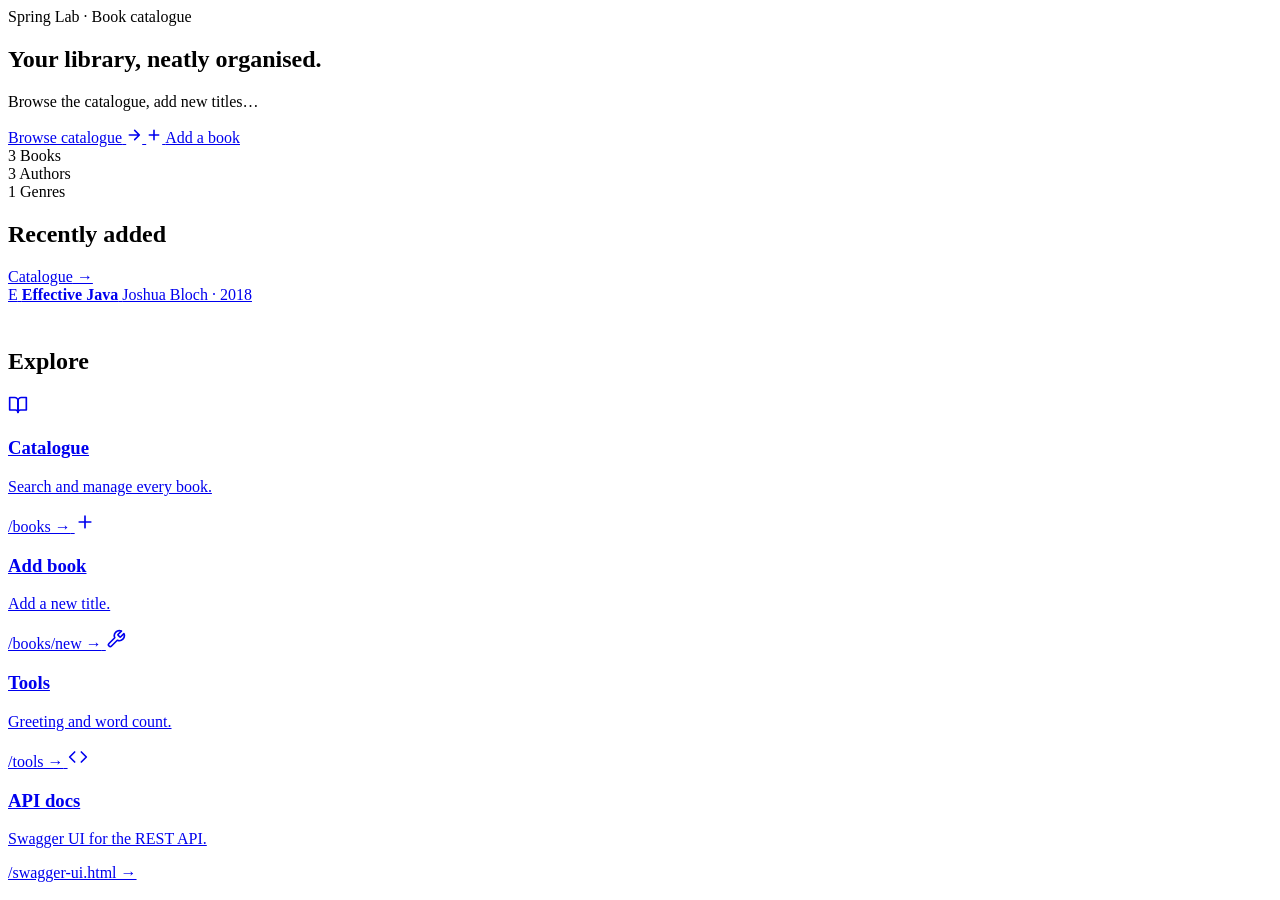
<file: src/main/resources/templates/index.html>
<!DOCTYPE html>
<html xmlns:th="http://www.thymeleaf.org" th:lang="${#locale.language}">
<head th:replace="~{fragments/layout :: head(#{home.title})}"></head>
<body>
<header th:replace="~{fragments/layout :: header}"></header>

<main class="container">
    <section class="hero">
        <div>
            <span class="eyebrow" th:text="#{home.eyebrow}">Spring Lab · Book catalogue</span>
            <h1 th:text="#{home.heading}">Your library, neatly organised.</h1>
            <p class="lead" th:text="#{home.lead}">Browse the catalogue, add new titles…</p>
            <div class="hero-actions">
                <a class="btn btn-primary" th:href="@{/books}" href="/books">
                    <span th:text="#{home.cta.browse}">Browse catalogue</span>
                    <svg width="16" height="16" viewBox="0 0 24 24" fill="none" stroke="currentColor" stroke-width="2.4" stroke-linecap="round" stroke-linejoin="round"><path d="M5 12h14M13 5l7 7-7 7"/></svg>
                </a>
                <a class="btn btn-ghost" th:href="@{/books/new}" href="/books/new">
                    <svg width="16" height="16" viewBox="0 0 24 24" fill="none" stroke="currentColor" stroke-width="2.4" stroke-linecap="round"><path d="M12 5v14M5 12h14"/></svg>
                    <span th:text="#{home.cta.add}">Add a book</span>
                </a>
            </div>
        </div>
        <div class="shelf" aria-hidden="true">
            <div class="spine s1"></div><div class="spine s2"></div><div class="spine s3"></div><div class="spine s4"></div><div class="spine s5"></div>
        </div>
    </section>

    <section class="grid grid-3 stats">
        <div class="card stat">
            <span class="stat-value" th:text="${bookCount}">3</span>
            <span class="stat-label" th:text="#{home.stats.books}">Books</span>
        </div>
        <div class="card stat">
            <span class="stat-value" th:text="${authorCount}">3</span>
            <span class="stat-label" th:text="#{home.stats.authors}">Authors</span>
        </div>
        <div class="card stat">
            <span class="stat-value" th:text="${genreCount}">1</span>
            <span class="stat-label" th:text="#{home.stats.genres}">Genres</span>
        </div>
    </section>

    <section th:unless="${#lists.isEmpty(latest)}" style="margin-bottom: 44px">
        <div class="section-title">
            <h2 th:text="#{home.latest}">Recently added</h2>
            <a th:href="@{/books}" href="/books"><span th:text="#{nav.catalogue}">Catalogue</span> →</a>
        </div>
        <div class="grid grid-3">
            <a class="card book-card" th:each="book : ${latest}" th:href="@{/books/{id}(id=${book.id()})}" href="#">
                <span class="cover" th:classappend="'g-' + ${book.genre()}"
                      th:text="${#strings.toUpperCase(#strings.substring(book.title(), 0, 1))}">E</span>
                <span class="meta">
                    <strong th:text="${book.title()}">Effective Java</strong>
                    <span th:text="${book.author()} + ' · ' + ${book.year()}">Joshua Bloch · 2018</span>
                </span>
            </a>
        </div>
    </section>

    <section>
        <div class="section-title"><h2 th:text="#{home.explore}">Explore</h2></div>
        <div class="grid grid-4">
            <a class="card link-card" th:href="@{/books}" href="/books">
                <span class="icon-badge"><svg width="20" height="20" viewBox="0 0 24 24" fill="none" stroke="currentColor" stroke-width="2" stroke-linecap="round" stroke-linejoin="round"><path d="M2 3h6a4 4 0 0 1 4 4v14a3 3 0 0 0-3-3H2z"/><path d="M22 3h-6a4 4 0 0 0-4 4v14a3 3 0 0 1 3-3h7z"/></svg></span>
                <h3 th:text="#{nav.catalogue}">Catalogue</h3>
                <p th:text="#{home.card.catalogue}">Search and manage every book.</p>
                <span class="go">/books →</span>
            </a>
            <a class="card link-card" th:href="@{/books/new}" href="/books/new">
                <span class="icon-badge warm"><svg width="20" height="20" viewBox="0 0 24 24" fill="none" stroke="currentColor" stroke-width="2" stroke-linecap="round"><path d="M12 5v14M5 12h14"/></svg></span>
                <h3 th:text="#{nav.new}">Add book</h3>
                <p th:text="#{home.card.new}">Add a new title.</p>
                <span class="go">/books/new →</span>
            </a>
            <a class="card link-card" th:href="@{/tools}" href="/tools">
                <span class="icon-badge"><svg width="20" height="20" viewBox="0 0 24 24" fill="none" stroke="currentColor" stroke-width="2" stroke-linecap="round" stroke-linejoin="round"><path d="M14.7 6.3a1 1 0 0 0 0 1.4l1.6 1.6a1 1 0 0 0 1.4 0l3.77-3.77a6 6 0 0 1-7.94 7.94l-6.91 6.91a2.12 2.12 0 0 1-3-3l6.91-6.91a6 6 0 0 1 7.94-7.94l-3.76 3.76z"/></svg></span>
                <h3 th:text="#{nav.tools}">Tools</h3>
                <p th:text="#{home.card.tools}">Greeting and word count.</p>
                <span class="go">/tools →</span>
            </a>
            <a class="card link-card" th:href="@{/swagger-ui.html}" href="/swagger-ui.html">
                <span class="icon-badge warm"><svg width="20" height="20" viewBox="0 0 24 24" fill="none" stroke="currentColor" stroke-width="2" stroke-linecap="round" stroke-linejoin="round"><polyline points="16 18 22 12 16 6"/><polyline points="8 6 2 12 8 18"/></svg></span>
                <h3 th:text="#{nav.api}">API docs</h3>
                <p th:text="#{home.card.api}">Swagger UI for the REST API.</p>
                <span class="go">/swagger-ui.html →</span>
            </a>
        </div>
    </section>
</main>

<footer th:replace="~{fragments/layout :: footer}"></footer>
</body>
</html>
</file>
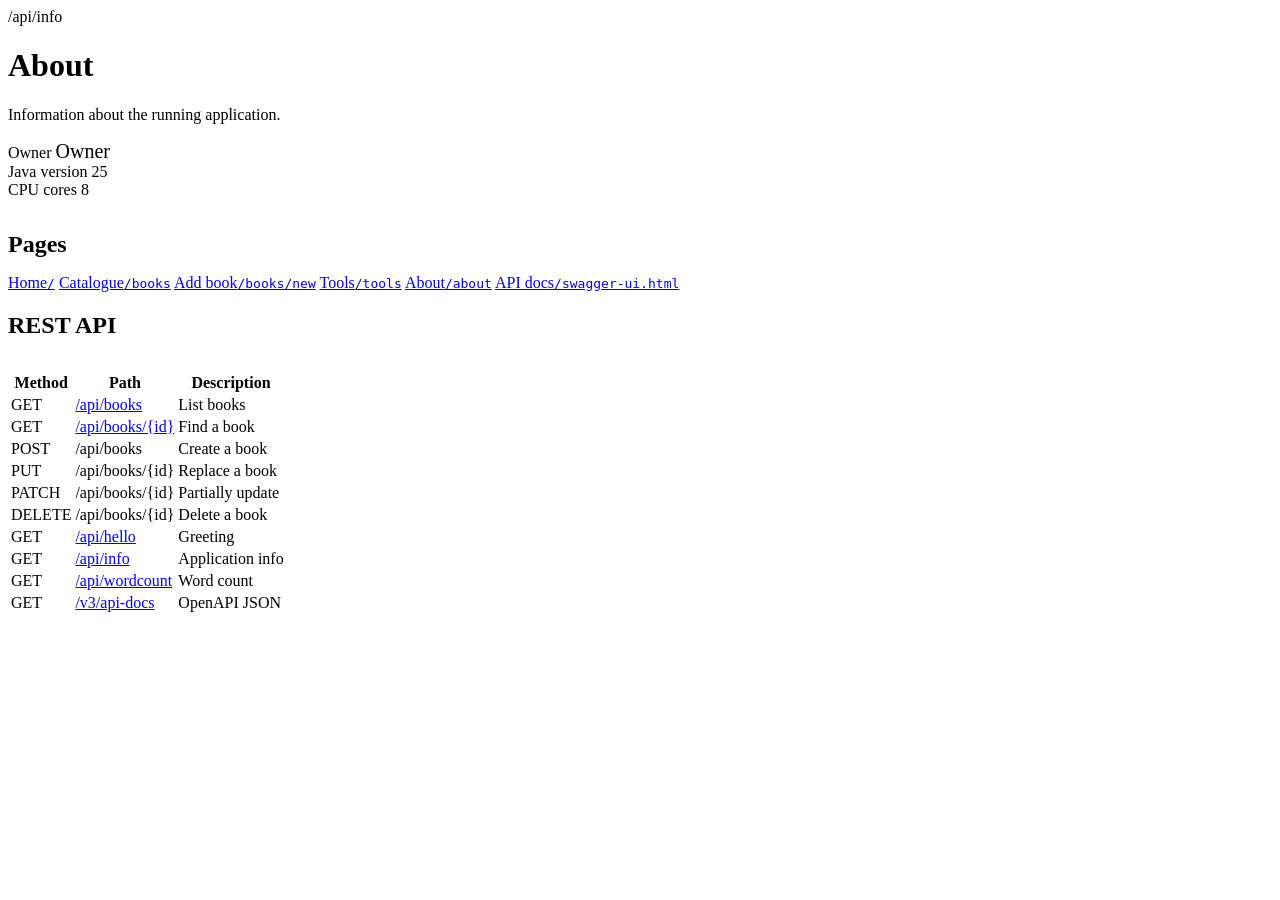
<file: src/main/resources/templates/about.html>
<!DOCTYPE html>
<html xmlns:th="http://www.thymeleaf.org" th:lang="${#locale.language}">
<head th:replace="~{fragments/layout :: head(#{about.title})}"></head>
<body>
<header th:replace="~{fragments/layout :: header}"></header>

<main class="container">
    <div class="page-head">
        <div>
            <span class="eyebrow">/api/info</span>
            <h1 th:text="#{about.title}">About</h1>
            <p class="lead" th:text="#{about.lead}">Information about the running application.</p>
        </div>
    </div>

    <section class="grid grid-3" style="margin-bottom: 32px">
        <div class="card stat">
            <span class="stat-label" th:text="#{about.owner}">Owner</span>
            <span class="stat-value" style="font-size:1.25rem; margin-top:6px" th:text="${info.owner()}">Owner</span>
        </div>
        <div class="card stat">
            <span class="stat-label" th:text="#{about.java}">Java version</span>
            <span class="stat-value" th:text="${info.javaVersion()}">25</span>
        </div>
        <div class="card stat">
            <span class="stat-label" th:text="#{about.cpu}">CPU cores</span>
            <span class="stat-value" th:text="${info.cpuCores()}">8</span>
        </div>
    </section>

    <div class="grid" style="grid-template-columns: minmax(0, 1fr) minmax(0, 2fr); gap: 18px;" id="about-grid">
        <section class="card card-pad">
            <h2 style="margin-bottom:16px" th:text="#{about.pages}">Pages</h2>
            <div class="page-list">
                <a th:href="@{/}" href="/"><span th:text="#{nav.home}">Home</span><code>/</code></a>
                <a th:href="@{/books}" href="/books"><span th:text="#{nav.catalogue}">Catalogue</span><code>/books</code></a>
                <a th:href="@{/books/new}" href="/books/new"><span th:text="#{nav.new}">Add book</span><code>/books/new</code></a>
                <a th:href="@{/tools}" href="/tools"><span th:text="#{nav.tools}">Tools</span><code>/tools</code></a>
                <a th:href="@{/about}" href="/about"><span th:text="#{nav.about}">About</span><code>/about</code></a>
                <a th:href="@{/swagger-ui.html}" href="/swagger-ui.html"><span th:text="#{nav.api}">API docs</span><code>/swagger-ui.html</code></a>
            </div>
        </section>

        <section class="card">
            <div class="card-pad" style="padding-bottom: 12px"><h2 th:text="#{about.api}">REST API</h2></div>
            <div class="table-wrap">
                <table class="table">
                    <thead>
                    <tr><th th:text="#{about.method}">Method</th><th th:text="#{about.path}">Path</th><th th:text="#{about.desc}">Description</th></tr>
                    </thead>
                    <tbody>
                    <tr><td><span class="method m-GET">GET</span></td><td><a class="mono" th:href="@{/api/books}" href="/api/books" target="_blank">/api/books</a></td><td th:text="#{about.api.list}">List books</td></tr>
                    <tr><td><span class="method m-GET">GET</span></td><td><a class="mono" th:href="@{/api/books/1}" href="/api/books/1" target="_blank">/api/books/{id}</a></td><td th:text="#{about.api.get}">Find a book</td></tr>
                    <tr><td><span class="method m-POST">POST</span></td><td class="mono">/api/books</td><td th:text="#{about.api.create}">Create a book</td></tr>
                    <tr><td><span class="method m-PUT">PUT</span></td><td class="mono">/api/books/{id}</td><td th:text="#{about.api.put}">Replace a book</td></tr>
                    <tr><td><span class="method m-PATCH">PATCH</span></td><td class="mono">/api/books/{id}</td><td th:text="#{about.api.patch}">Partially update</td></tr>
                    <tr><td><span class="method m-DELETE">DELETE</span></td><td class="mono">/api/books/{id}</td><td th:text="#{about.api.delete}">Delete a book</td></tr>
                    <tr><td><span class="method m-GET">GET</span></td><td><a class="mono" th:href="@{/api/hello}" href="/api/hello" target="_blank">/api/hello</a></td><td th:text="#{about.api.hello}">Greeting</td></tr>
                    <tr><td><span class="method m-GET">GET</span></td><td><a class="mono" th:href="@{/api/info}" href="/api/info" target="_blank">/api/info</a></td><td th:text="#{about.api.info}">Application info</td></tr>
                    <tr><td><span class="method m-GET">GET</span></td><td><a class="mono" th:href="@{/api/wordcount(text='hello spring world')}" href="/api/wordcount" target="_blank">/api/wordcount</a></td><td th:text="#{about.api.wc}">Word count</td></tr>
                    <tr><td><span class="method m-GET">GET</span></td><td><a class="mono" th:href="@{/v3/api-docs}" href="/v3/api-docs" target="_blank">/v3/api-docs</a></td><td th:text="#{about.api.docs}">OpenAPI JSON</td></tr>
                    </tbody>
                </table>
            </div>
        </section>
    </div>
    <style>@media (max-width: 860px) { #about-grid { grid-template-columns: 1fr !important; } }</style>
</main>

<footer th:replace="~{fragments/layout :: footer}"></footer>
</body>
</html>
</file>
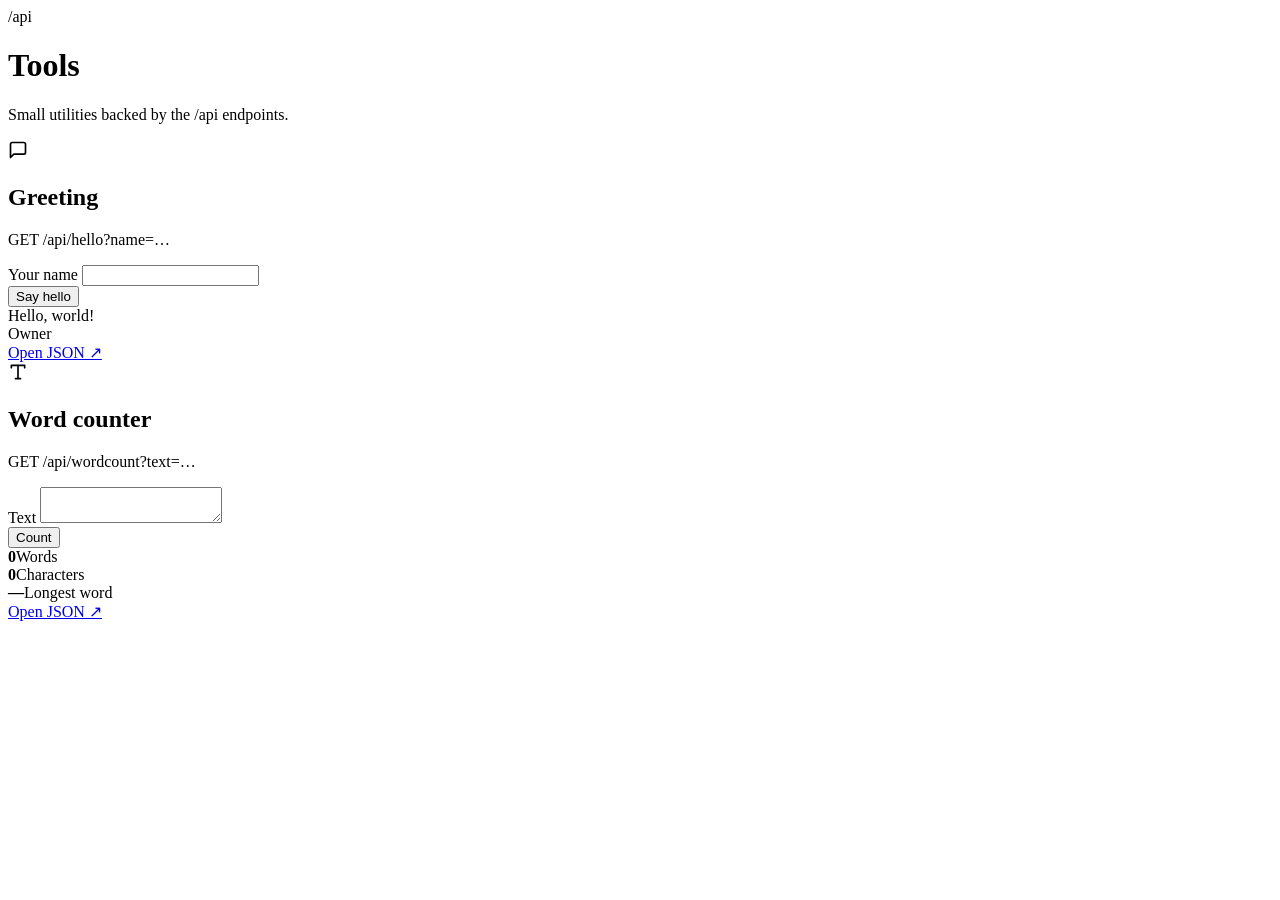
<file: src/main/resources/templates/tools.html>
<!DOCTYPE html>
<html xmlns:th="http://www.thymeleaf.org" th:lang="${#locale.language}">
<head th:replace="~{fragments/layout :: head(#{tools.title})}"></head>
<body>
<header th:replace="~{fragments/layout :: header}"></header>

<main class="container">
    <div class="page-head">
        <div>
            <span class="eyebrow">/api</span>
            <h1 th:text="#{tools.title}">Tools</h1>
            <p class="lead" th:text="#{tools.lead}">Small utilities backed by the /api endpoints.</p>
        </div>
    </div>

    <div class="grid grid-2">
        <section class="card card-pad">
            <div class="tool-head">
                <span class="icon-badge warm"><svg width="20" height="20" viewBox="0 0 24 24" fill="none" stroke="currentColor" stroke-width="2" stroke-linecap="round" stroke-linejoin="round"><path d="M21 15a2 2 0 0 1-2 2H7l-4 4V5a2 2 0 0 1 2-2h14a2 2 0 0 1 2 2z"/></svg></span>
                <div>
                    <h2 th:text="#{tools.hello.title}">Greeting</h2>
                    <p class="mono" th:text="#{tools.hello.desc}">GET /api/hello?name=…</p>
                </div>
            </div>
            <form th:action="@{/tools}" action="/tools" method="get">
                <input type="hidden" name="text" th:if="${text != null}" th:value="${text}">
                <div class="field">
                    <label for="name" th:text="#{tools.hello.label}">Your name</label>
                    <input type="text" id="name" name="name" th:value="${name}" th:placeholder="#{tools.hello.placeholder}">
                </div>
                <button class="btn btn-primary" type="submit" th:text="#{tools.hello.button}">Say hello</button>
            </form>
            <div class="result" th:if="${greeting}">
                <div class="big" th:text="${greeting.message()}">Hello, world!</div>
                <div class="sub" th:text="${greeting.owner()}">Owner</div>
                <a class="json-link" th:href="@{/api/hello(name=${name})}" href="#" target="_blank" th:text="#{tools.json} + ' ↗'">Open JSON ↗</a>
            </div>
        </section>

        <section class="card card-pad">
            <div class="tool-head">
                <span class="icon-badge"><svg width="20" height="20" viewBox="0 0 24 24" fill="none" stroke="currentColor" stroke-width="2" stroke-linecap="round" stroke-linejoin="round"><path d="M4 7V4h16v3M9 20h6M12 4v16"/></svg></span>
                <div>
                    <h2 th:text="#{tools.wc.title}">Word counter</h2>
                    <p class="mono" th:text="#{tools.wc.desc}">GET /api/wordcount?text=…</p>
                </div>
            </div>
            <form th:action="@{/tools}" action="/tools" method="get">
                <input type="hidden" name="name" th:if="${name != null}" th:value="${name}">
                <div class="field">
                    <label for="text" th:text="#{tools.wc.label}">Text</label>
                    <textarea id="text" name="text" th:text="${text}" th:placeholder="#{tools.wc.placeholder}"></textarea>
                </div>
                <button class="btn btn-primary" type="submit" th:text="#{tools.wc.button}">Count</button>
            </form>
            <div class="result" th:if="${wordCount}">
                <div class="metrics">
                    <div><strong th:text="${wordCount.wordCount()}">0</strong><span th:text="#{tools.wc.words}">Words</span></div>
                    <div><strong th:text="${wordCount.charCount()}">0</strong><span th:text="#{tools.wc.chars}">Characters</span></div>
                    <div><strong th:text="${#strings.isEmpty(wordCount.longestWord())} ? '—' : ${wordCount.longestWord()}">—</strong><span th:text="#{tools.wc.longest}">Longest word</span></div>
                </div>
                <a class="json-link" th:href="@{/api/wordcount(text=${text})}" href="#" target="_blank" th:text="#{tools.json} + ' ↗'">Open JSON ↗</a>
            </div>
        </section>
    </div>
</main>

<footer th:replace="~{fragments/layout :: footer}"></footer>
</body>
</html>
</file>
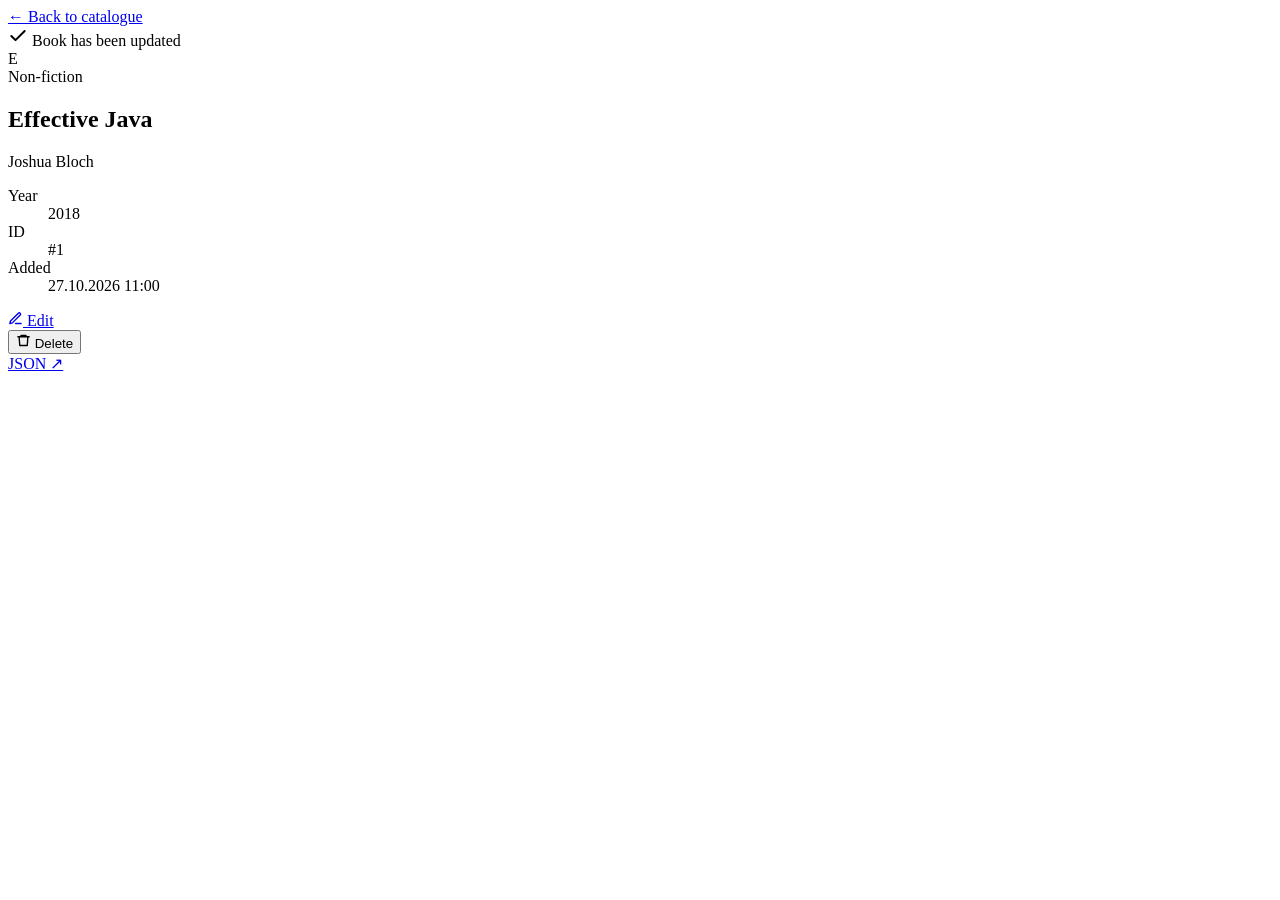
<file: src/main/resources/templates/books/details.html>
<!DOCTYPE html>
<html xmlns:th="http://www.thymeleaf.org" th:lang="${#locale.language}">
<head th:replace="~{fragments/layout :: head(${book.title()})}"></head>
<body>
<header th:replace="~{fragments/layout :: header}"></header>

<main class="container">
    <a class="breadcrumb" th:href="@{/books}" href="/books">← <span th:text="#{book.back}">Back to catalogue</span></a>

    <div class="alert alert-success" th:if="${flashKey}">
        <svg width="20" height="20" viewBox="0 0 24 24" fill="none" stroke="currentColor" stroke-width="2.4" stroke-linecap="round" stroke-linejoin="round"><path d="M20 6 9 17l-5-5"/></svg>
        <span th:text="#{${flashKey}(${flashTitle})}">Book has been updated</span>
    </div>

    <article class="card card-pad details">
        <span class="cover cover-lg" th:classappend="'g-' + ${book.genre()}"
              th:text="${#strings.toUpperCase(#strings.substring(book.title(), 0, 1))}">E</span>
        <div>
            <span class="badge" th:classappend="'g-' + ${book.genre()}" th:text="#{${'genre.' + book.genre()}}">Non-fiction</span>
            <h1 th:text="${book.title()}">Effective Java</h1>
            <p class="by" th:text="${book.author()}">Joshua Bloch</p>

            <dl class="dl">
                <div><dt th:text="#{book.year}">Year</dt><dd th:text="${book.year()}">2018</dd></div>
                <div><dt th:text="#{book.id}">ID</dt><dd class="mono" th:text="'#' + ${book.id()}">#1</dd></div>
                <div><dt th:text="#{book.created}">Added</dt><dd th:text="${createdAt}">27.10.2026 11:00</dd></div>
            </dl>

            <div class="details-actions">
                <a class="btn btn-primary" th:href="@{/books/{id}/edit(id=${book.id()})}" href="#">
                    <svg width="15" height="15" viewBox="0 0 24 24" fill="none" stroke="currentColor" stroke-width="2.2" stroke-linecap="round" stroke-linejoin="round"><path d="M12 20h9"/><path d="M16.5 3.5a2.1 2.1 0 0 1 3 3L7 19l-4 1 1-4z"/></svg>
                    <span th:text="#{book.edit.action}">Edit</span>
                </a>
                <form th:action="@{/books/{id}/delete(id=${book.id()})}" method="post"
                      th:attr="data-confirm=#{book.delete.confirm}"
                      onsubmit="return confirm(this.dataset.confirm)">
                    <button class="btn btn-danger" type="submit">
                        <svg width="15" height="15" viewBox="0 0 24 24" fill="none" stroke="currentColor" stroke-width="2.2" stroke-linecap="round" stroke-linejoin="round"><path d="M3 6h18M8 6V4h8v2M19 6l-1 14H6L5 6"/></svg>
                        <span th:text="#{book.delete}">Delete</span>
                    </button>
                </form>
                <a class="btn btn-ghost" th:href="@{/api/books/{id}(id=${book.id()})}" href="#" target="_blank">JSON ↗</a>
            </div>
        </div>
    </article>
</main>

<footer th:replace="~{fragments/layout :: footer}"></footer>
</body>
</html>
</file>
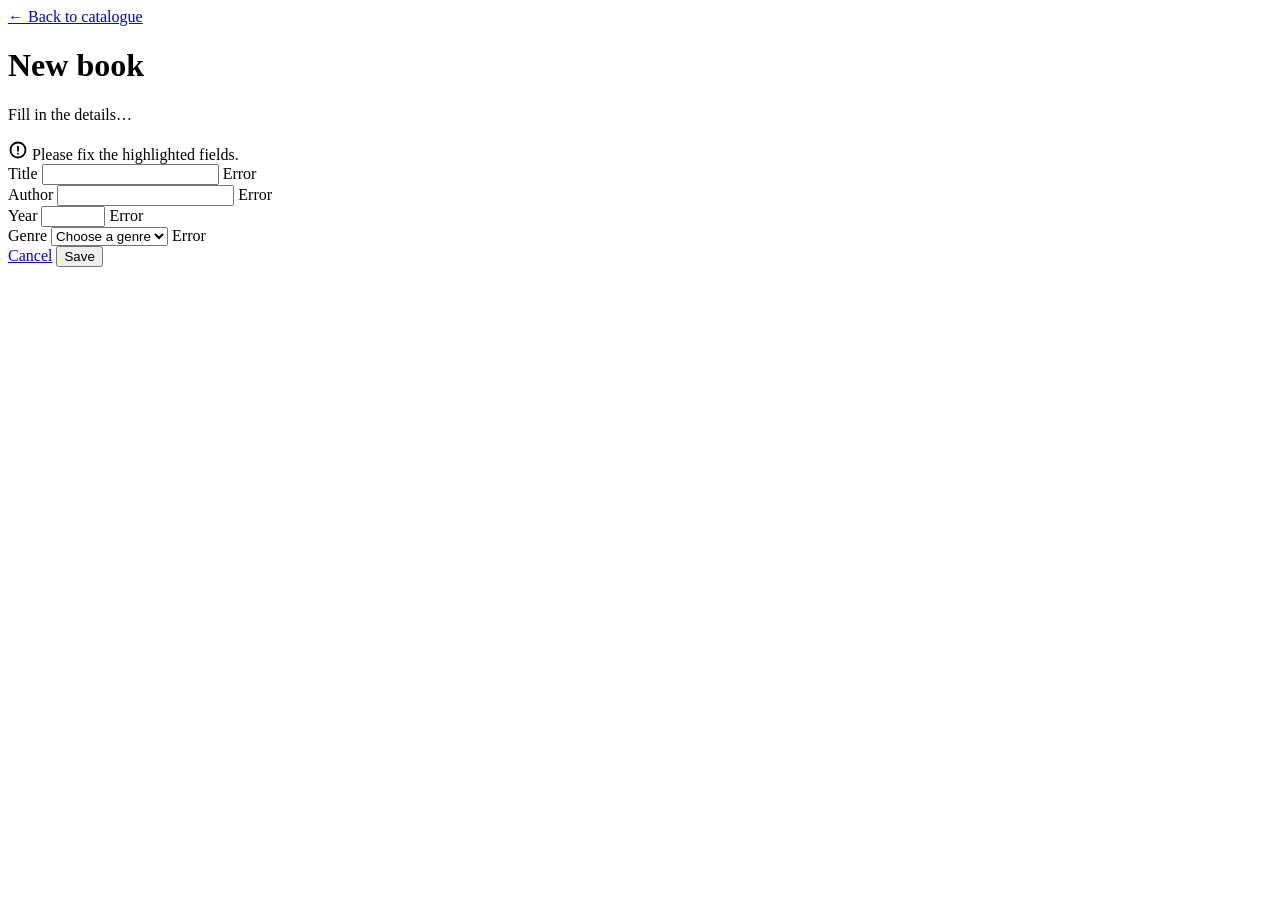
<file: src/main/resources/templates/books/form.html>
<!DOCTYPE html>
<html xmlns:th="http://www.thymeleaf.org" th:lang="${#locale.language}">
<head th:replace="~{fragments/layout :: head(${editing} ? #{book.edit} : #{book.new})}"></head>
<body>
<header th:replace="~{fragments/layout :: header}"></header>

<main class="container">
    <a class="breadcrumb" th:href="${editing} ? @{/books/{id}(id=${bookId})} : @{/books}" href="/books">
        ← <span th:text="#{book.back}">Back to catalogue</span>
    </a>

    <div class="page-head">
        <div>
            <h1 th:text="${editing} ? #{book.edit} : #{book.new}">New book</h1>
            <p class="lead" th:text="${editing} ? #{form.edit.lead} : #{form.new.lead}">Fill in the details…</p>
        </div>
    </div>

    <form class="card card-pad form-card" method="post" novalidate
          th:action="${editing} ? @{/books/{id}(id=${bookId})} : @{/books}" action="/books"
          th:object="${form}">

        <div class="alert alert-danger" th:if="${#fields.hasAnyErrors()}">
            <svg width="20" height="20" viewBox="0 0 24 24" fill="none" stroke="currentColor" stroke-width="2.2" stroke-linecap="round"><circle cx="12" cy="12" r="9"/><path d="M12 8v5M12 16.5v.01"/></svg>
            <span th:text="#{form.errors}">Please fix the highlighted fields.</span>
        </div>

        <div class="field">
            <label for="title" th:text="#{book.title}">Title</label>
            <input type="text" th:field="*{title}" th:errorclass="is-invalid" th:placeholder="#{book.title.placeholder}" maxlength="120">
            <span class="field-error" th:if="${#fields.hasErrors('title')}" th:errors="*{title}">Error</span>
        </div>

        <div class="field">
            <label for="author" th:text="#{book.author}">Author</label>
            <input type="text" th:field="*{author}" th:errorclass="is-invalid" th:placeholder="#{book.author.placeholder}">
            <span class="field-error" th:if="${#fields.hasErrors('author')}" th:errors="*{author}">Error</span>
        </div>

        <div class="field-row">
            <div class="field">
                <label for="year" th:text="#{book.year}">Year</label>
                <input type="number" th:field="*{year}" th:errorclass="is-invalid" min="1450" max="2100" th:placeholder="#{book.year.placeholder}">
                <span class="field-error" th:if="${#fields.hasErrors('year')}" th:errors="*{year}">Error</span>
            </div>
            <div class="field">
                <label for="genre" th:text="#{book.genre}">Genre</label>
                <select th:field="*{genre}" th:errorclass="is-invalid">
                    <option value="" th:text="#{book.genre.choose}">Choose a genre</option>
                    <option th:each="g : ${genres}" th:value="${g}" th:text="#{${'genre.' + g}}">Fiction</option>
                </select>
                <span class="field-error" th:if="${#fields.hasErrors('genre')}" th:errors="*{genre}">Error</span>
            </div>
        </div>

        <div class="form-actions">
            <a class="btn btn-ghost" th:href="${editing} ? @{/books/{id}(id=${bookId})} : @{/books}" href="/books"
               th:text="#{form.cancel}">Cancel</a>
            <button class="btn btn-primary" type="submit" th:text="#{form.submit}">Save</button>
        </div>
    </form>
</main>

<footer th:replace="~{fragments/layout :: footer}"></footer>
</body>
</html>
</file>
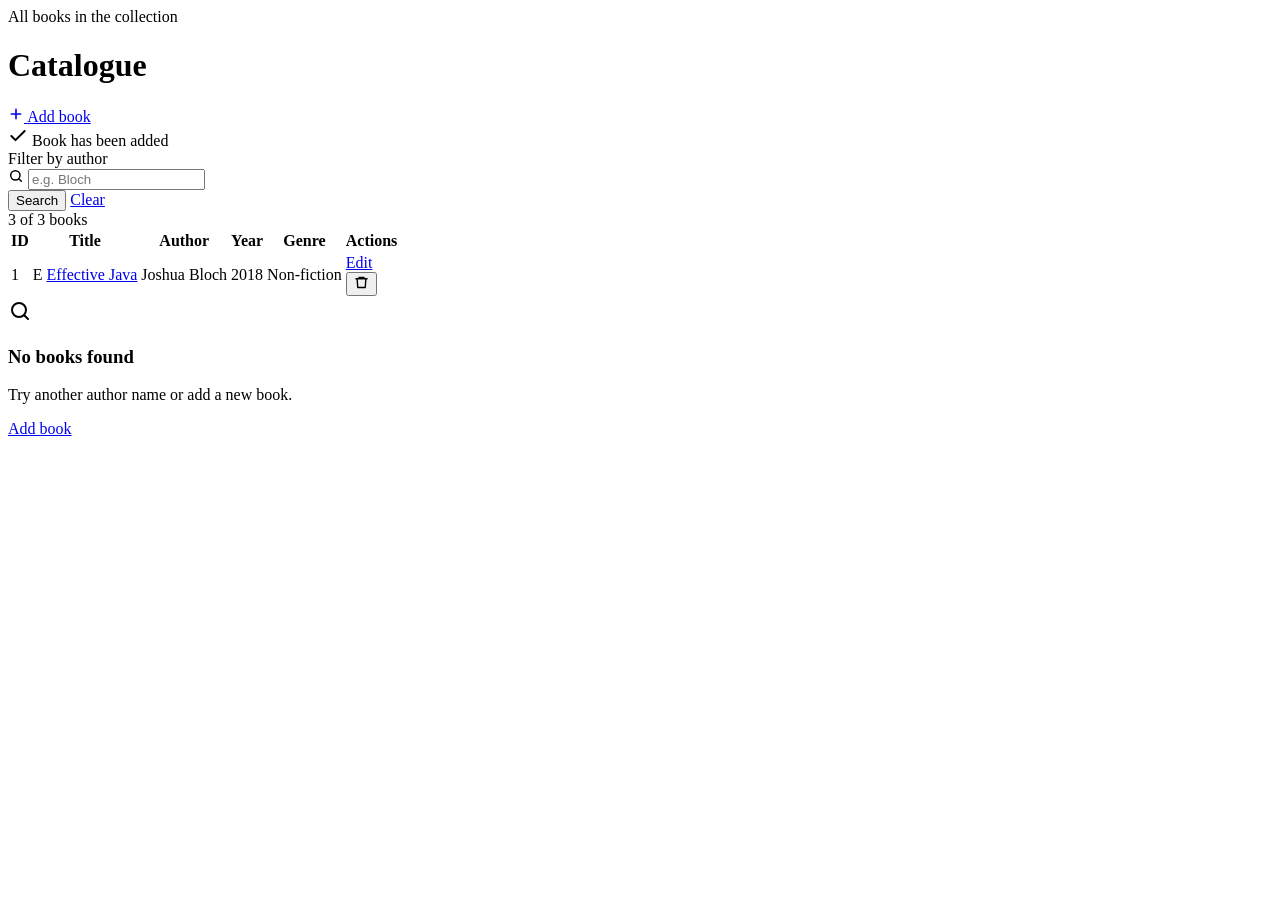
<file: src/main/resources/templates/books/list.html>
<!DOCTYPE html>
<html xmlns:th="http://www.thymeleaf.org" th:lang="${#locale.language}">
<head th:replace="~{fragments/layout :: head(#{catalogue.title})}"></head>
<body>
<header th:replace="~{fragments/layout :: header}"></header>

<main class="container">
    <div class="page-head">
        <div>
            <span class="eyebrow" th:text="#{catalogue.lead}">All books in the collection</span>
            <h1 th:text="#{catalogue.title}">Catalogue</h1>
        </div>
        <a class="btn btn-primary" th:href="@{/books/new}" href="/books/new">
            <svg width="16" height="16" viewBox="0 0 24 24" fill="none" stroke="currentColor" stroke-width="2.4" stroke-linecap="round"><path d="M12 5v14M5 12h14"/></svg>
            <span th:text="#{nav.new}">Add book</span>
        </a>
    </div>

    <div class="alert alert-success" th:if="${flashKey}">
        <svg width="20" height="20" viewBox="0 0 24 24" fill="none" stroke="currentColor" stroke-width="2.4" stroke-linecap="round" stroke-linejoin="round"><path d="M20 6 9 17l-5-5"/></svg>
        <span th:text="#{${flashKey}(${flashTitle})}">Book has been added</span>
    </div>

    <div class="card">
        <div class="toolbar">
            <form class="search" th:action="@{/books}" action="/books" method="get" role="search">
                <label class="sr-only" for="author" th:text="#{catalogue.search}">Filter by author</label>
                <div class="input-icon">
                    <svg width="16" height="16" viewBox="0 0 24 24" fill="none" stroke="currentColor" stroke-width="2.2" stroke-linecap="round"><circle cx="11" cy="11" r="7"/><path d="m20 20-3.5-3.5"/></svg>
                    <input type="search" id="author" name="author" th:value="${author}"
                           th:placeholder="#{catalogue.search.placeholder}" placeholder="e.g. Bloch">
                </div>
                <button class="btn btn-ghost" type="submit" th:text="#{catalogue.search.button}">Search</button>
                <a class="btn btn-ghost" th:if="${author != null and !#strings.isEmpty(author)}"
                   th:href="@{/books}" href="/books" th:text="#{catalogue.search.clear}">Clear</a>
            </form>
            <span class="muted" th:text="#{catalogue.count(${#lists.size(books)}, ${total})}">3 of 3 books</span>
        </div>

        <div class="table-wrap" th:unless="${#lists.isEmpty(books)}">
            <table class="table">
                <thead>
                <tr>
                    <th th:text="#{book.id}">ID</th>
                    <th th:text="#{book.title}">Title</th>
                    <th th:text="#{book.author}">Author</th>
                    <th th:text="#{book.year}">Year</th>
                    <th th:text="#{book.genre}">Genre</th>
                    <th class="th-right" th:text="#{catalogue.actions}">Actions</th>
                </tr>
                </thead>
                <tbody>
                <tr th:each="book : ${books}">
                    <td class="num" th:text="${book.id()}">1</td>
                    <td>
                        <div class="title-cell">
                            <span class="cover" th:classappend="'g-' + ${book.genre()}"
                                  th:text="${#strings.toUpperCase(#strings.substring(book.title(), 0, 1))}">E</span>
                            <a th:href="@{/books/{id}(id=${book.id()})}" href="#" th:text="${book.title()}">Effective Java</a>
                        </div>
                    </td>
                    <td th:text="${book.author()}">Joshua Bloch</td>
                    <td th:text="${book.year()}">2018</td>
                    <td><span class="badge" th:classappend="'g-' + ${book.genre()}"
                              th:text="#{${'genre.' + book.genre()}}">Non-fiction</span></td>
                    <td>
                        <div class="actions">
                            <a class="btn btn-ghost btn-sm" th:href="@{/books/{id}/edit(id=${book.id()})}" href="#"
                               th:text="#{book.edit.action}">Edit</a>
                            <form th:action="@{/books/{id}/delete(id=${book.id()})}" method="post"
                                  th:attr="data-confirm=#{book.delete.confirm}"
                                  onsubmit="return confirm(this.dataset.confirm)">
                                <button class="btn btn-danger btn-sm btn-icon" type="submit" th:title="#{book.delete}" title="Delete">
                                    <svg width="15" height="15" viewBox="0 0 24 24" fill="none" stroke="currentColor" stroke-width="2.2" stroke-linecap="round" stroke-linejoin="round"><path d="M3 6h18M8 6V4h8v2M19 6l-1 14H6L5 6"/></svg>
                                </button>
                            </form>
                        </div>
                    </td>
                </tr>
                </tbody>
            </table>
        </div>

        <div class="empty" th:if="${#lists.isEmpty(books)}">
            <span class="icon-badge"><svg width="24" height="24" viewBox="0 0 24 24" fill="none" stroke="currentColor" stroke-width="2" stroke-linecap="round"><circle cx="11" cy="11" r="7"/><path d="m20 20-3.5-3.5"/></svg></span>
            <h3 th:text="#{catalogue.empty}">No books found</h3>
            <p th:text="#{catalogue.empty.hint}">Try another author name or add a new book.</p>
            <a class="btn btn-primary" th:href="@{/books/new}" href="/books/new" th:text="#{nav.new}">Add book</a>
        </div>
    </div>
</main>

<footer th:replace="~{fragments/layout :: footer}"></footer>
</body>
</html>
</file>
